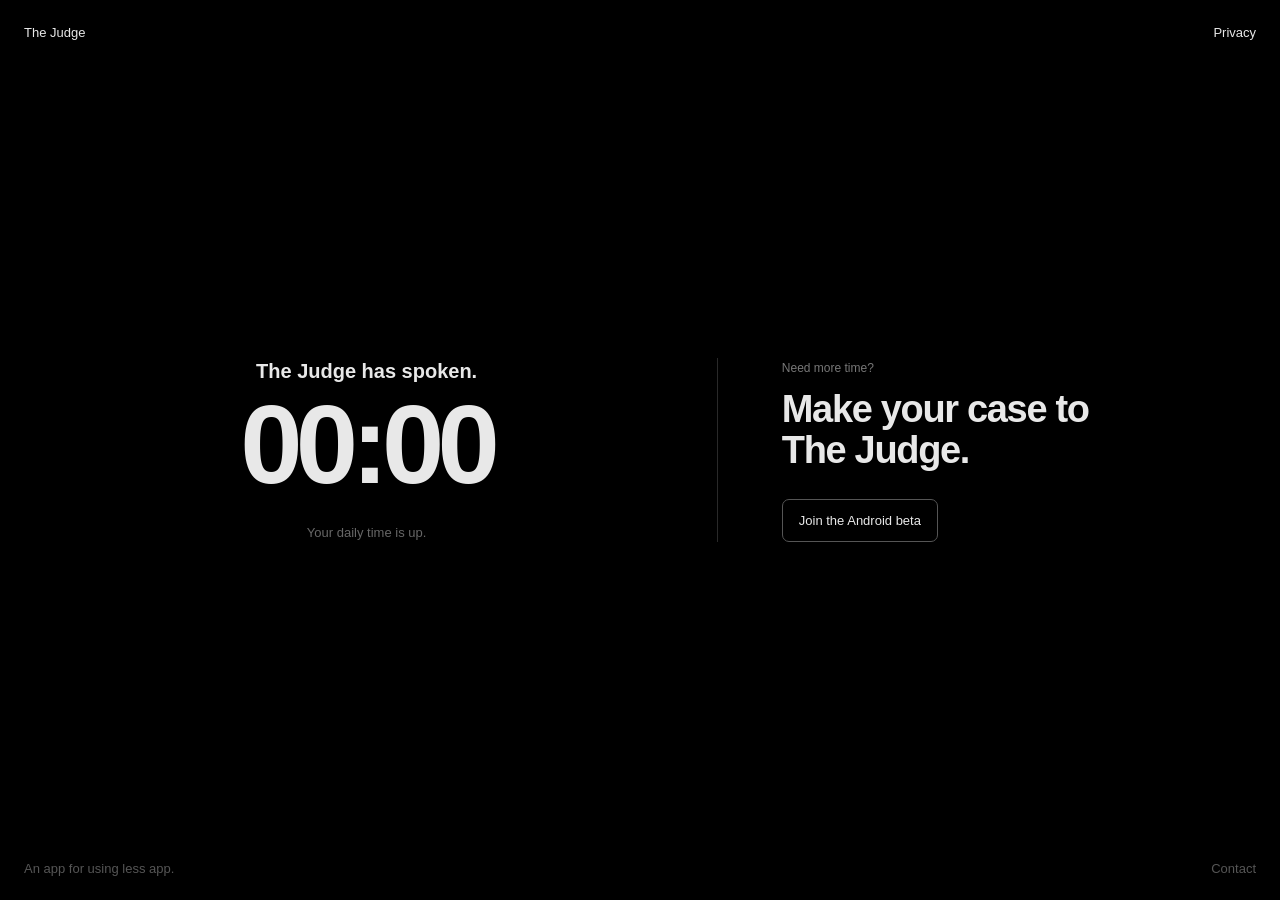
<file: index-1.html>
<!DOCTYPE html>
<html lang="en">
<head>
    <meta charset="UTF-8">
    <meta name="viewport" content="width=device-width, initial-scale=1.0">
    <meta name="description" content="The Judge helps you take back your screen time.">
    <link rel="stylesheet" href="styles.css">
    <title>The Judge — Your screen time is on trial.</title>
</head>
<body>
    <header>
        <span>The Judge</span>
        <a href="#">Privacy</a>
    </header>

    <main>
        <section class="screen">
            <div class="case">
                <p class="ruling">The Judge has spoken.</p>
                <p class="timer" aria-label="No screen time remaining">00:00</p>
                <p class="note">Your daily time is up.</p>
            </div>

            <div class="appeal">
                <span>Need more time?</span>
                <p>Make your case to The Judge.</p>
                <a href="#">Join the Android beta</a>
            </div>
        </section>
    </main>

    <footer>
        <span>An app for using less app.</span>
        <a href="#">Contact</a>
    </footer>
</body>
</html>
</file>
<file: styles.css>
:root {
  color-scheme: dark;
  font-family: Arial, Helvetica, sans-serif;
  background: #000;
  color: #e8e8e8;
}

* { box-sizing: border-box; }

body {
  margin: 0;
  background: #000;
  color: #e8e8e8;
  -webkit-font-smoothing: antialiased;
}

a { color: inherit; text-decoration: none; }

header,
footer {
  width: calc(100% - 48px);
  margin: auto;
  display: flex;
  align-items: center;
  justify-content: space-between;
  font-size: 13px;
}

header {
  height: 64px;
}

header a,
footer a:hover { color: #e8e8e8; }

.screen {
  min-height: calc(100vh - 128px);
  width: min(940px, calc(100% - 48px));
  margin: auto;
  display: grid;
  grid-template-columns: 1fr 1fr;
  align-items: center;
  gap: clamp(50px, 12vw, 160px);
}

.case {
  text-align: center;
}

.ruling {
  margin: 0;
  font-size: 20px;
  font-weight: 600;
}

.timer {
  margin: 6px 0 0;
  font-size: clamp(70px, 10vw, 112px);
  font-weight: 600;
  line-height: 1;
  letter-spacing: -.06em;
}

.note {
  margin: 24px 0 0;
  color: #666;
  font-size: 13px;
}

.appeal {
  padding-left: clamp(24px, 5vw, 72px);
  border-left: 1px solid #292929;
}

.appeal span {
  color: #777;
  font-size: 12px;
}

.appeal p {
  max-width: 310px;
  margin: 13px 0 28px;
  font-size: clamp(25px, 3.2vw, 38px);
  font-weight: 600;
  line-height: 1.08;
  letter-spacing: -.035em;
}

.appeal a {
  display: inline-block;
  padding: 13px 16px;
  border: 1px solid #555;
  border-radius: 7px;
  font-size: 13px;
}

.appeal a:hover {
  background: #fff;
  color: #000;
}

footer {
  height: 64px;
  color: #555;
}

.contact-page {
  width: calc(100% - 48px);
  margin: 0 auto;
  padding-top: 48px;
}

.contact-page h1 {
  margin: 0 0 40px;
  font-size: 18px;
  font-weight: 600;
}

.contact-list {
  width: min(440px, 100%);
  margin: 0;
}

.contact-list div {
  display: grid;
  grid-template-columns: 100px 1fr;
  padding: 15px 0;
  border-top: 1px solid #292929;
}

.contact-list dt,
.contact-list dd {
  margin: 0;
  font-size: 13px;
}

.contact-list dt { color: #666; }
.contact-list a:hover { text-decoration: underline; }

.beta-page {
  width: calc(100% - 48px);
  margin: 0 auto;
  padding-top: 48px;
}

.beta-page h1 {
  margin: 0 0 36px;
  font-size: 18px;
  font-weight: 600;
}

.beta-form {
  width: min(420px, 100%);
}

.beta-form label {
  display: block;
  margin-bottom: 20px;
  color: #666;
  font-size: 13px;
}

.beta-form input,
.beta-form textarea {
  width: 100%;
  margin-top: 8px;
  padding: 12px;
  border: 1px solid #292929;
  border-radius: 7px;
  background: #050505;
  color: #e8e8e8;
  font: inherit;
  resize: vertical;
}

.beta-form input:focus,
.beta-form textarea:focus {
  outline: none;
  border-color: #777;
}

.beta-form button {
  padding: 13px 16px;
  border: 1px solid #555;
  border-radius: 7px;
  background: transparent;
  color: #e8e8e8;
  font: inherit;
  font-size: 13px;
  cursor: pointer;
}

.beta-form button:hover {
  background: #fff;
  color: #000;
}

.privacy-page {
  width: min(620px, calc(100% - 48px));
  margin: 0 0 80px 24px;
  padding-top: 48px;
}

.privacy-page h1 {
  margin: 0;
  font-size: 18px;
  font-weight: 600;
}

.updated {
  margin: 8px 0 48px;
  color: #555;
  font-size: 12px;
}

.privacy-page section {
  padding: 24px 0;
  border-top: 1px solid #292929;
}

.privacy-page h2 {
  margin: 0 0 10px;
  font-size: 14px;
  font-weight: 600;
}

.privacy-page section p,
.privacy-page ul {
  margin: 0;
  color: #888;
  font-size: 13px;
  line-height: 1.6;
}

.privacy-page ul {
  padding-left: 18px;
}

.privacy-page li + li {
  margin-top: 5px;
}


.privacy-page section a { color: #e8e8e8; }

@media (max-width: 650px) {
  body:has(.screen) {
    height: 100svh;
    overflow: hidden;
    display: grid;
    grid-template-rows: 56px minmax(0, 1fr) 56px;
  }

  body:has(.screen) header,
  body:has(.screen) footer {
    height: 56px;
  }

  body:has(.screen) main {
    min-height: 0;
  }

  header,
  footer,
  .screen,
  .contact-page,
  .beta-page { width: calc(100% - 32px); }

  .privacy-page {
    width: calc(100% - 32px);
    margin-left: 16px;
  }

  .screen {
    height: 100%;
    min-height: 0;
    grid-template-columns: 1fr;
    justify-items: center;
    align-content: center;
    gap: clamp(28px, 6vh, 52px);
  }

  .appeal {
    width: 100%;
    padding: 26px 0 0;
    border-left: 0;
    border-top: 1px solid #292929;
    text-align: center;
  }

  .appeal p {
    margin: 10px auto 18px;
    font-size: clamp(23px, 7vw, 30px);
  }

  .note { margin-top: 14px; }
}

@media (max-width: 650px) and (max-height: 650px) {
  .timer { font-size: 64px; }
  .ruling { font-size: 17px; }
  .appeal { padding-top: 18px; }
  .appeal p { margin-bottom: 12px; }
  .appeal a { padding: 10px 14px; }
}
</file>
